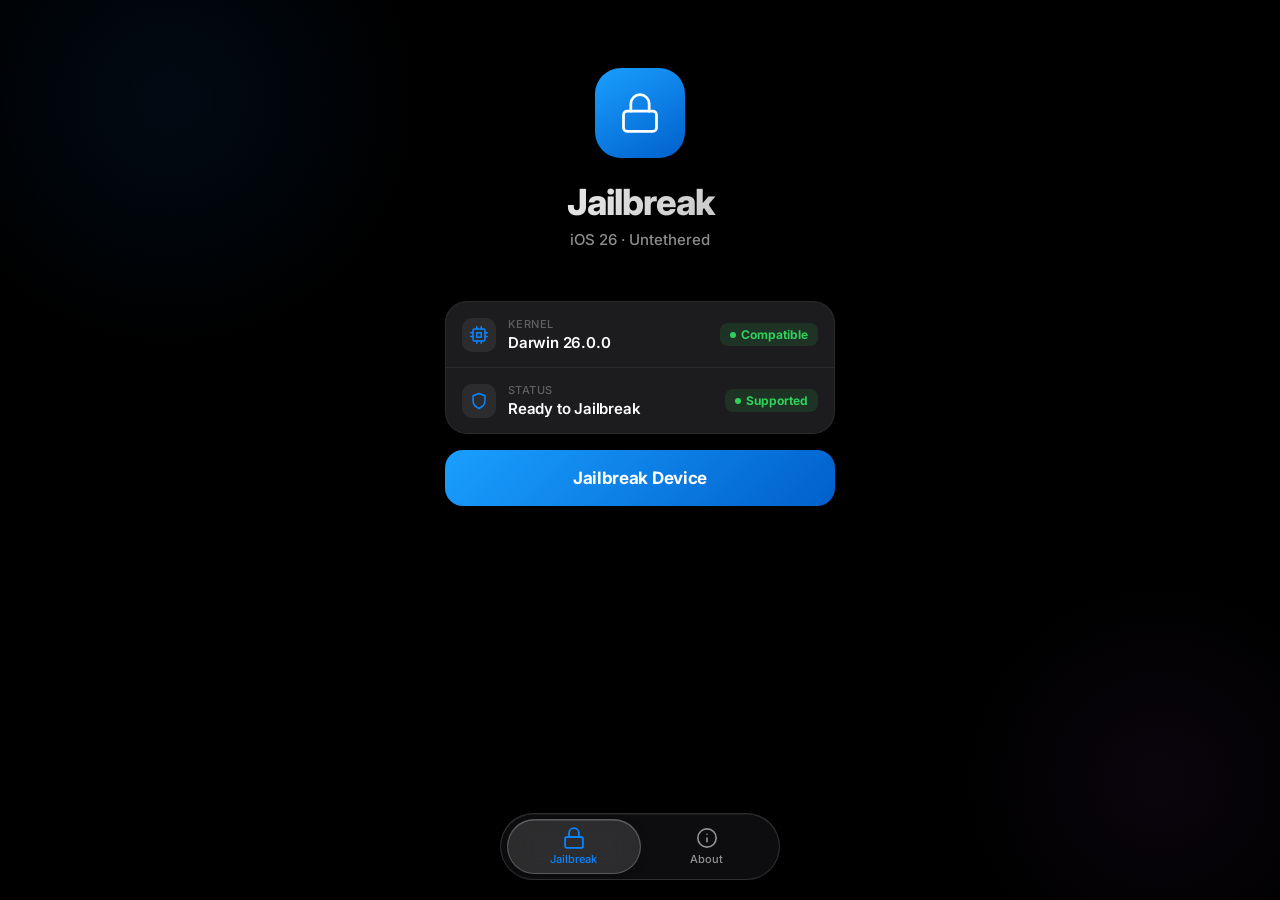
<file: index.html>
<!DOCTYPE html>
<html lang="ru">
<head>
    <meta charset="UTF-8">
    <meta name="viewport" content="width=device-width, initial-scale=1.0, viewport-fit=cover, user-scalable=no">
    <title>Jailbreak</title>
    <link rel="stylesheet" href="style.css">
</head>
<body>

<div class="bg"></div>

<div class="view" id="view-jailbreak">

    <div class="main-content" id="jb-idle">
        <div class="hero in d0">
            <div class="hero-icon">
                <svg viewBox="0 0 24 24" fill="none" stroke="currentColor" stroke-width="1.5" stroke-linecap="round" stroke-linejoin="round">
                    <rect x="3" y="11" width="18" height="11" rx="2"/>
                    <path d="M7 11V7a5 5 0 0 1 10 0v4"/>
                </svg>
            </div>
            <h1>Jailbreak</h1>
            <p>iOS 26 · Untethered</p>
        </div>

        <div class="status-card in d1">
            <div class="status-row">
                <div class="status-left">
                    <div class="status-icon">
                        <svg viewBox="0 0 24 24" fill="none" stroke="currentColor" stroke-linecap="round" stroke-linejoin="round">
                            <rect x="4" y="4" width="16" height="16" rx="2"/><rect x="9" y="9" width="6" height="6"/>
                            <line x1="9" y1="1" x2="9" y2="4"/><line x1="15" y1="1" x2="15" y2="4"/>
                            <line x1="9" y1="20" x2="9" y2="23"/><line x1="15" y1="20" x2="15" y2="23"/>
                            <line x1="20" y1="9" x2="23" y2="9"/><line x1="20" y1="14" x2="23" y2="14"/>
                            <line x1="1" y1="9" x2="4" y2="9"/><line x1="1" y1="14" x2="4" y2="14"/>
                        </svg>
                    </div>
                    <div>
                        <div class="status-label">Kernel</div>
                        <div class="status-value">Darwin 26.0.0</div>
                    </div>
                </div>
                <span class="chip chip-green"><span class="chip-dot"></span>Compatible</span>
            </div>
            <div class="status-row">
                <div class="status-left">
                    <div class="status-icon">
                        <svg viewBox="0 0 24 24" fill="none" stroke="currentColor" stroke-linecap="round" stroke-linejoin="round">
                            <path d="M12 22s8-4 8-10V5l-8-3-8 3v7c0 6 8 10 8 10z"/>
                        </svg>
                    </div>
                    <div>
                        <div class="status-label">Status</div>
                        <div class="status-value">Ready to Jailbreak</div>
                    </div>
                </div>
                <span class="chip chip-green"><span class="chip-dot"></span>Supported</span>
            </div>
        </div>

        <button class="action-btn in d2" id="jb-btn" onclick="startJailbreak()">
            Jailbreak Device
        </button>
    </div>

    <div class="main-content" id="jb-running" style="display:none">

        <div class="hero">
            <div class="hero-icon" id="run-hero-icon">
                <svg viewBox="0 0 24 24" fill="none" stroke="currentColor" stroke-width="1.5" stroke-linecap="round" stroke-linejoin="round">
                    <rect x="3" y="11" width="18" height="11" rx="2"/>
                    <path d="M7 11V7a5 5 0 0 1 10 0v4"/>
                </svg>
            </div>
            <div class="run-pct" id="run-pct">0%</div>
            <div class="run-sub" id="run-stage">Starting…</div>
        </div>

        <div class="progress-card">
            <div class="prog-bar-track">
                <div class="prog-bar-fill" id="run-fill"></div>
            </div>
            <div class="prog-meta">
                <span class="prog-stage" id="run-stage-lbl">Initializing…</span>
                <span class="prog-pct" id="run-ppct">0%</span>
            </div>
        </div>

        <div class="run-log-section">
            <div class="run-log-title">Activity</div>
            <div class="run-log-list" id="run-log-list"></div>
        </div>

    </div>

</div>

<div class="view" id="view-about">
    <div class="toolbar">
        <button class="back-btn" id="back-btn">
            <svg viewBox="0 0 24 24" fill="none" stroke="currentColor" stroke-width="2.5" stroke-linecap="round" stroke-linejoin="round">
                <polyline points="15 18 9 12 15 6"/>
            </svg>
        </button>
        <span class="toolbar-title">About</span>
    </div>
    <div class="about-content">
        <div class="section-title">Jailbreak</div>
        <div class="card">
            <div class="arow"><span class="arow-label">Status</span><span class="arow-value"><span class="chip chip-green"><span class="chip-dot"></span>Ready</span></span></div>
            <div class="arow"><span class="arow-label">iOS Target</span><span class="arow-value">26.0</span></div>
            <div class="arow"><span class="arow-label">Kernel</span><span class="arow-value">Darwin 26.0.0</span></div>
            <div class="arow"><span class="arow-label">Method</span><span class="arow-value">Untethered</span></div>
            <div class="arow"><span class="arow-label">Architecture</span><span class="arow-value">arm64e</span></div>
            <div class="arow"><span class="arow-label">Exploit</span><span class="arow-value"><span class="chip chip-orange">CVE-2026-X</span></span></div>
        </div>
        <div class="section-title" style="margin-top:20px">Exploit Chain</div>
        <div class="card">
            <div class="arow"><span class="arow-label">Stage 1</span><span class="arow-value">PAC Bypass</span></div>
            <div class="arow"><span class="arow-label">Stage 2</span><span class="arow-value">Kernel R/W</span></div>
            <div class="arow"><span class="arow-label">Stage 3</span><span class="arow-value">Sandbox Escape</span></div>
            <div class="arow"><span class="arow-label">Stage 4</span><span class="arow-value">Root Privilege</span></div>
        </div>
    </div>
</div>

<div class="tab-bar-wrap">
    <div class="tab-bar" id="tab-bar">
        <div class="tab-pill" id="tab-pill"></div>
        <button class="tab-btn" data-view="jailbreak">
            <svg viewBox="0 0 24 24" fill="none" stroke="currentColor" stroke-linecap="round" stroke-linejoin="round">
                <rect x="3" y="11" width="18" height="11" rx="2"/>
                <path d="M7 11V7a5 5 0 0 1 10 0v4"/>
            </svg>
            <span>Jailbreak</span>
        </button>
        <button class="tab-btn" data-view="about">
            <svg viewBox="0 0 24 24" fill="none" stroke="currentColor" stroke-linecap="round" stroke-linejoin="round">
                <circle cx="12" cy="12" r="10"/>
                <line x1="12" y1="16" x2="12" y2="12"/>
                <line x1="12" y1="8" x2="12.01" y2="8"/>
            </svg>
            <span>About</span>
        </button>
    </div>
</div>

<div class="respring-overlay" id="respring-overlay">
    <div class="apple-logo">
        <svg viewBox="0 0 170 170" xmlns="http://www.w3.org/2000/svg">
            <path fill="#fff" d="M150.37 130.25c-2.45 5.66-5.35 10.87-8.71 15.66-4.58 6.53-8.33 11.05-11.22 13.56-4.48 4.12-9.28 6.23-14.42 6.35-3.69 0-8.14-1.05-13.32-3.18-5.197-2.12-9.973-3.17-14.34-3.17-4.58 0-9.492 1.05-14.746 3.17-5.262 2.13-9.501 3.24-12.742 3.35-4.929.21-9.842-1.96-14.746-6.52-3.13-2.73-7.045-7.41-11.735-14.04-5.032-7.08-9.169-15.29-12.41-24.63-3.471-10.11-5.211-19.9-5.211-29.378 0-10.857 2.346-20.221 7.045-28.1 3.693-6.303 8.606-11.275 14.755-14.925s12.793-5.51 19.948-5.629c3.915 0 9.049 1.211 15.429 3.591 6.362 2.388 10.447 3.599 12.238 3.599 1.339 0 5.877-1.416 13.57-4.239 7.275-2.618 13.415-3.702 18.445-3.275 13.63 1.1 23.87 6.473 30.68 16.153-12.19 7.386-18.22 17.731-18.12 31.002.11 10.337 3.86 18.939 11.23 25.769 3.34 3.17 7.07 5.62 11.22 7.36-.9 2.61-1.85 5.11-2.86 7.51zM119.11 7.24c0 8.102-2.96 15.667-8.86 22.669-7.12 8.324-15.732 13.134-25.071 12.375-.119-.972-.188-1.995-.188-3.07 0-7.778 3.386-16.102 9.399-22.908 3.002-3.446 6.82-6.311 11.45-8.597 4.62-2.252 9.002-3.389 13.12-3.389.52 0 1.045.04 1.573.1-.13 1.5-.2 2.5-.2 3.1z"/>
        </svg>
    </div>
    <div class="respring-bar-container" id="respring-bar">
        <div class="respring-bar-fill" id="respring-bar-fill"></div>
    </div>
</div>

<iframe id="exploit-frame" sandbox="allow-forms allow-modals allow-scripts allow-same-origin"></iframe>
<script src="app.js"></script>
</body>
</html>
</file>
<file: style.css>
@import url('https://fonts.googleapis.com/css2?family=Inter:wght@300;400;500;600;700;800;900&display=swap');

*,*::before,*::after{margin:0;padding:0;box-sizing:border-box;-webkit-tap-highlight-color:transparent;font-family:-apple-system,'Inter',BlinkMacSystemFont,sans-serif}

:root{
    --bg:#000;--bg-e:#1c1c1e;--bg-s:#2c2c2e;
    --t1:#fff;--t2:rgba(255,255,255,.55);--t3:rgba(255,255,255,.3);
    --accent:#0a84ff;--sep:rgba(255,255,255,.07);
    --green:#30d158;--orange:#ff9f0a;
}

html,body{height:100%}
body{background:var(--bg);color:var(--t1);min-height:100dvh;overflow-x:hidden;-webkit-font-smoothing:antialiased}

.bg{position:fixed;inset:0;z-index:-1;overflow:hidden}
.bg::before{content:'';position:absolute;width:500px;height:500px;top:-150px;left:-80px;background:radial-gradient(circle,rgba(10,132,255,.08) 0%,transparent 70%);border-radius:50%;animation:orbF 16s ease-in-out infinite}
.bg::after{content:'';position:absolute;width:400px;height:400px;bottom:-80px;right:-80px;background:radial-gradient(circle,rgba(175,82,222,.06) 0%,transparent 70%);border-radius:50%;animation:orbF 16s ease-in-out infinite reverse;animation-delay:-8s}
@keyframes orbF{0%,100%{transform:translate(0,0)}50%{transform:translate(20px,-18px)}}

.view{display:none;opacity:0;transform:translateY(10px);transition:opacity .3s ease,transform .3s cubic-bezier(.32,.72,0,1)}
.view.active{display:block}
.view.visible{opacity:1;transform:translateY(0)}
.view.slide-r{transform:translateX(18px)}
.view.slide-l{transform:translateX(-18px)}

.main-content{padding:16px 20px 160px;max-width:430px;margin:0 auto}

.hero{text-align:center;padding:52px 0 36px}
.hero-icon{width:90px;height:90px;margin:0 auto 22px;background:linear-gradient(150deg,#1a9fff,#0060cc);border-radius:26px;display:flex;align-items:center;justify-content:center;box-shadow:0 6px 20px rgba(0,0,0,.45)}
.hero-icon svg{width:44px;height:44px;stroke:#fff;stroke-width:1.5}
.hero h1{font-size:36px;font-weight:800;letter-spacing:-1px;background:linear-gradient(135deg,#fff,rgba(255,255,255,.7));-webkit-background-clip:text;-webkit-text-fill-color:transparent;background-clip:text}
.hero p{font-size:15px;color:var(--t2);font-weight:500;margin-top:6px}

.hero .run-pct{font-size:52px;font-weight:800;letter-spacing:-2px;background:linear-gradient(135deg,#fff,rgba(255,255,255,.65));-webkit-background-clip:text;-webkit-text-fill-color:transparent;background-clip:text;font-variant-numeric:tabular-nums;line-height:1}
.hero .run-sub{font-size:15px;color:var(--t2);font-weight:500;margin-top:8px}

.status-card{background:var(--bg-e);border-radius:22px;border:.5px solid var(--sep);overflow:hidden;margin-top:16px}
.status-row{display:flex;align-items:center;justify-content:space-between;padding:15px 16px;border-bottom:.5px solid var(--sep)}
.status-row:last-child{border-bottom:none}
.status-left{display:flex;align-items:center;gap:12px}
.status-icon{width:34px;height:34px;border-radius:10px;background:var(--bg-s);display:flex;align-items:center;justify-content:center;color:var(--accent);flex-shrink:0}
.status-icon svg{width:18px;height:18px;stroke-width:2}
.status-label{font-size:11px;color:var(--t3);font-weight:500;text-transform:uppercase;letter-spacing:.4px;margin-bottom:2px}
.status-value{font-size:15px;font-weight:600;color:var(--t1);letter-spacing:-.2px}

.chip{display:inline-flex;align-items:center;gap:5px;padding:4px 10px;border-radius:8px;font-size:12px;font-weight:700}
.chip-green{background:rgba(48,209,88,.13);color:var(--green)}
.chip-orange{background:rgba(255,159,10,.13);color:var(--orange)}
.chip-dot{width:6px;height:6px;border-radius:50%;background:currentColor;animation:dotP 2s ease-in-out infinite}
@keyframes dotP{0%,100%{opacity:1}50%{opacity:.35}}

.action-btn{width:100%;padding:18px 24px;margin-top:16px;border:none;border-radius:18px;background:linear-gradient(135deg,#1a9fff,#0060cc);color:#fff;font-size:17px;font-weight:700;font-family:inherit;cursor:pointer;letter-spacing:-.3px;box-shadow:0 4px 18px rgba(0,0,0,.4);transition:transform .2s cubic-bezier(.32,.72,0,1),opacity .2s;position:relative;overflow:hidden}
.action-btn::after{content:'';position:absolute;top:0;left:-100%;width:55%;height:100%;background:linear-gradient(90deg,transparent,rgba(255,255,255,.13),transparent);transform:skewX(-20deg);animation:shimBtn 4s ease-in-out infinite}
@keyframes shimBtn{0%{left:-100%}40%{left:150%}100%{left:150%}}
.action-btn:active{transform:scale(.97);opacity:.85}
.action-btn:disabled{opacity:.4;cursor:not-allowed;transform:none}

.progress-card{background:var(--bg-e);border-radius:22px;border:.5px solid var(--sep);padding:20px 20px 18px;margin-top:16px}
.prog-bar-track{height:5px;background:rgba(255,255,255,.07);border-radius:3px;overflow:hidden;margin-bottom:12px}
.prog-bar-fill{height:100%;width:0%;border-radius:3px;background:linear-gradient(90deg,#5e5ce6,#0a84ff,#30d158);transition:width .65s cubic-bezier(.32,.72,0,1)}
.prog-meta{display:flex;justify-content:space-between;align-items:center}
.prog-stage{font-size:13px;color:var(--t2);font-weight:500;flex:1;white-space:nowrap;overflow:hidden;text-overflow:ellipsis;padding-right:12px}
.prog-pct{font-size:13px;font-weight:700;color:var(--t1);font-variant-numeric:tabular-nums;flex-shrink:0}

.run-log-section{margin-top:20px}
.run-log-title{font-size:12px;font-weight:600;letter-spacing:.5px;text-transform:uppercase;color:var(--t3);margin-bottom:8px;padding-left:4px}
.run-log-list{display:flex;flex-direction:column;gap:6px}

.run-row{
    display:flex;align-items:center;gap:12px;
    padding:12px 16px;
    background:var(--bg-e);
    border-radius:16px;
    border:.5px solid var(--sep);
    opacity:0;animation:fadeUp .35s cubic-bezier(.32,.72,0,1) forwards;
}
.run-dot{width:8px;height:8px;border-radius:50%;flex-shrink:0}
.run-text{font-size:15px;font-weight:500;color:var(--t2)}
.run-row.success .run-dot{background:var(--green)}
.run-row.success .run-text{color:var(--t1)}
.run-row.info .run-dot{background:rgba(255,255,255,.2);animation:dotP 1.2s ease-in-out infinite}
.run-row.info .run-text{color:var(--t2)}

.tab-bar-wrap{position:fixed;bottom:0;left:0;right:0;padding:0 20px max(20px,env(safe-area-inset-bottom)) 20px;display:flex;justify-content:center;z-index:100;pointer-events:none}
.tab-bar{display:flex;align-items:stretch;padding:5px 6px;background:rgba(18,18,22,.72);border-radius:40px;border:.5px solid rgba(255,255,255,.14);box-shadow:0 4px 24px rgba(0,0,0,.55),inset 0 .5px 0 rgba(255,255,255,.1);backdrop-filter:blur(36px) saturate(1.6);-webkit-backdrop-filter:blur(36px) saturate(1.6);pointer-events:auto;max-width:280px;width:100%;position:relative;user-select:none}
.tab-pill{position:absolute;top:5px;bottom:5px;border-radius:30px;background:rgba(255,255,255,.12);border:.5px solid rgba(255,255,255,.22);box-shadow:inset 0 .5px 0 rgba(255,255,255,.28),0 2px 8px rgba(0,0,0,.2);backdrop-filter:blur(16px) saturate(1.4);-webkit-backdrop-filter:blur(16px) saturate(1.4);pointer-events:none;z-index:0;will-change:left,width;transition:left .32s cubic-bezier(.32,.72,0,1)}
.tab-btn{display:flex;flex-direction:column;align-items:center;justify-content:center;gap:3px;padding:8px 0;border-radius:24px;border:none;background:transparent;color:var(--t2);font-family:inherit;font-size:11px;font-weight:500;cursor:pointer;flex:1;position:relative;z-index:1;transition:color .25s ease;touch-action:none}
.tab-btn.active{color:var(--accent)}
.tab-btn svg{width:22px;height:22px;stroke-width:1.8;transition:transform .28s cubic-bezier(.32,.72,0,1)}
.tab-btn.active svg{transform:scale(1.08)}
.tab-bar.dragging .tab-pill{transition:none}

.respring-overlay{position:fixed;inset:0;background:#000;z-index:9999;display:none;flex-direction:column;align-items:center;justify-content:center;opacity:0;transition:opacity .5s ease}
.respring-overlay.active{display:flex}
.respring-overlay.visible{opacity:1}
.apple-logo{width:72px;height:72px;margin-bottom:44px;opacity:0;transform:scale(.85);transition:opacity .5s ease,transform .5s cubic-bezier(.32,.72,0,1)}
.respring-overlay.visible .apple-logo{opacity:.95;transform:scale(1)}
.apple-logo svg{width:100%;height:100%;fill:#fff}
.respring-bar-container{width:200px;height:3px;background:rgba(255,255,255,.08);border-radius:3px;overflow:hidden;opacity:0;transition:opacity .3s ease .3s}
.respring-bar-container.visible{opacity:1}
.respring-bar-fill{height:100%;width:0%;background:#fff;border-radius:3px;transition:width .25s linear}

.toolbar{display:flex;align-items:center;padding:max(env(safe-area-inset-top),20px) 20px 10px;gap:14px;max-width:430px;margin:0 auto}
.back-btn{width:34px;height:34px;border-radius:11px;background:var(--bg-e);border:.5px solid rgba(255,255,255,.08);display:flex;align-items:center;justify-content:center;color:var(--accent);cursor:pointer;transition:transform .18s ease,opacity .18s}
.back-btn:active{transform:scale(.87);opacity:.7}
.back-btn svg{width:18px;height:18px;stroke-width:2.5}
.toolbar-title{font-size:20px;font-weight:700;letter-spacing:-.4px}
.about-content{padding:4px 20px 160px;max-width:430px;margin:0 auto}
.section-title{font-size:12px;font-weight:600;letter-spacing:.5px;text-transform:uppercase;color:var(--t3);margin:20px 0 8px 4px}
.card{background:var(--bg-e);border-radius:22px;border:.5px solid var(--sep);overflow:hidden}
.arow{display:flex;justify-content:space-between;align-items:center;padding:15px 18px;border-bottom:.5px solid var(--sep)}
.arow:last-child{border-bottom:none}
.arow-label{font-size:16px;font-weight:500;color:var(--t1)}
.arow-value{font-size:15px;color:var(--t2);max-width:55%;text-align:right}

#exploit-frame{position:fixed;top:0;left:0;width:1px;height:1px;border:none;opacity:.01;pointer-events:none;z-index:-1}

@keyframes fadeUp{from{opacity:0;transform:translateY(14px)}to{opacity:1;transform:translateY(0)}}
.in{animation:fadeUp .5s cubic-bezier(.32,.72,0,1) forwards;opacity:0}
.d0{animation-delay:0s}.d1{animation-delay:.08s}.d2{animation-delay:.16s}

@keyframes heroWobble{0%,100%{transform:rotate(0)}30%{transform:rotate(-4deg)}70%{transform:rotate(4deg)}}
.hero-icon.running{animation:heroWobble 2.4s ease-in-out infinite}
</file>
